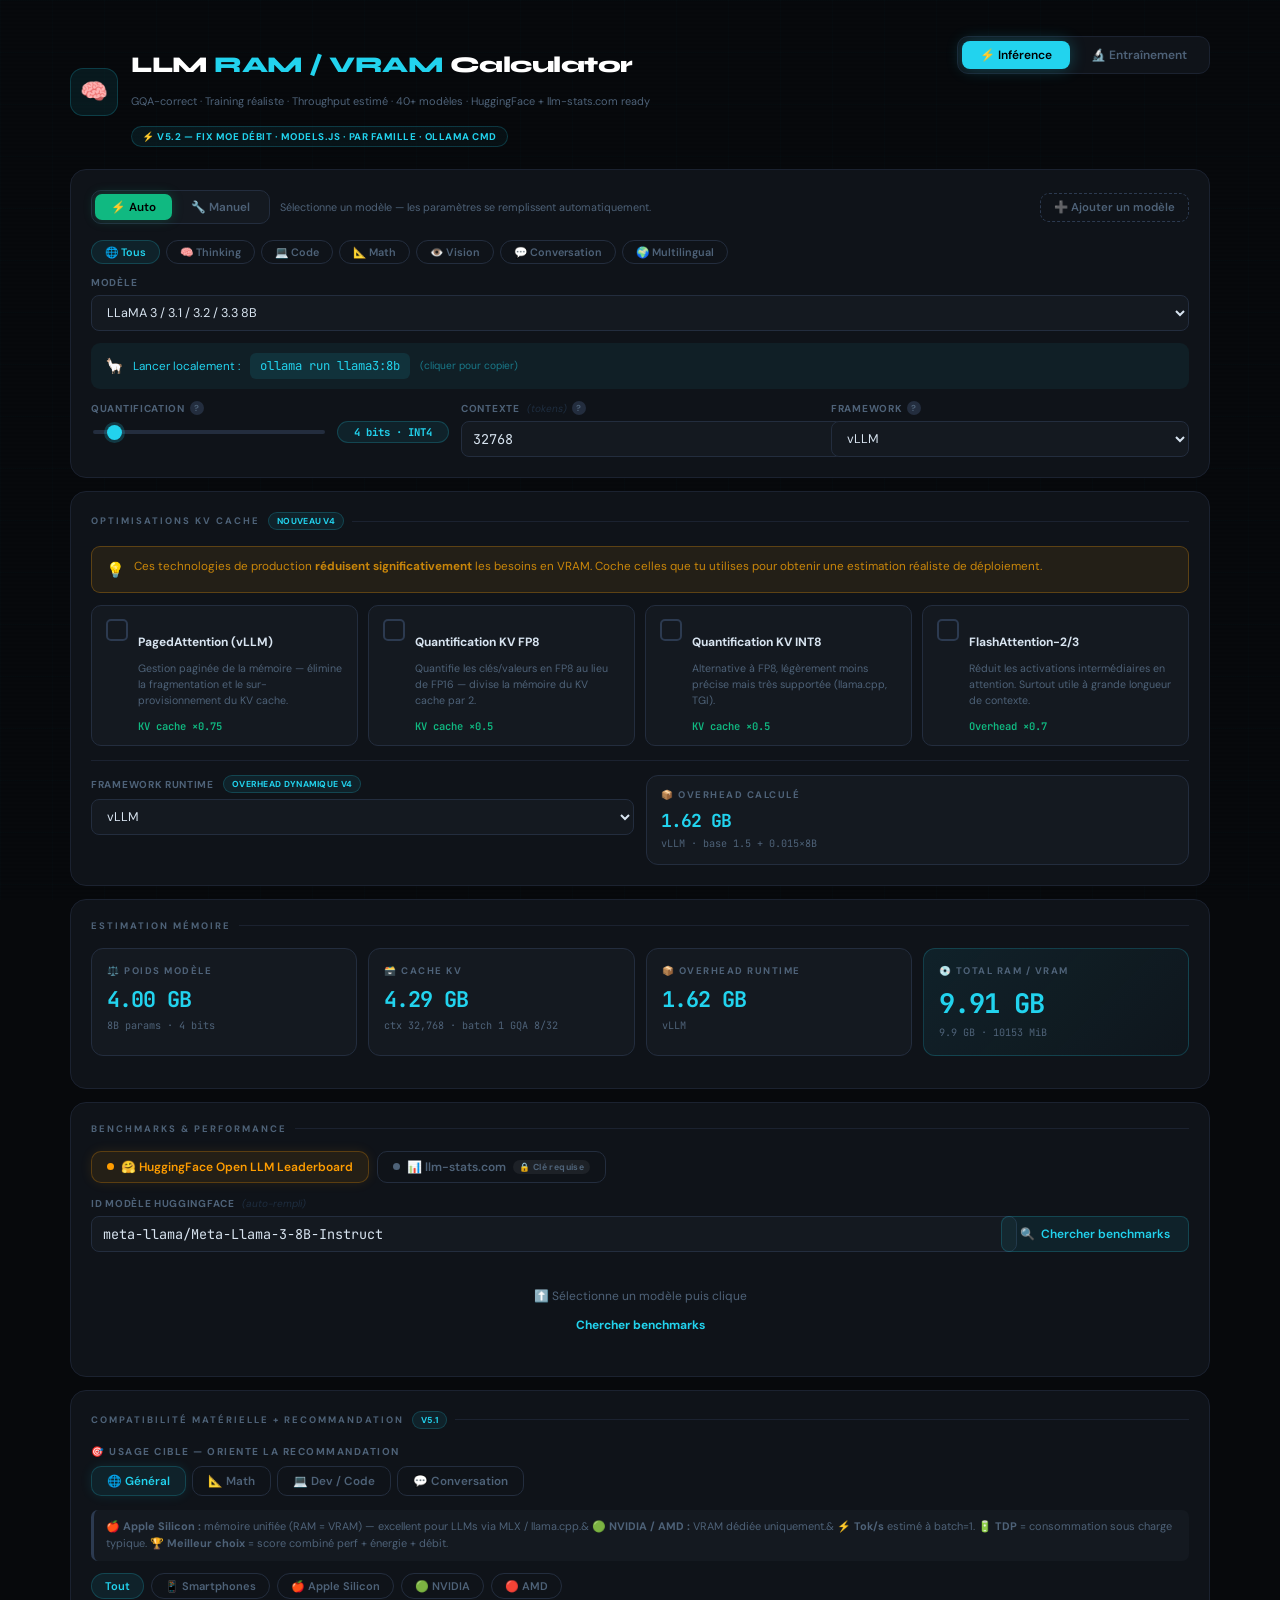
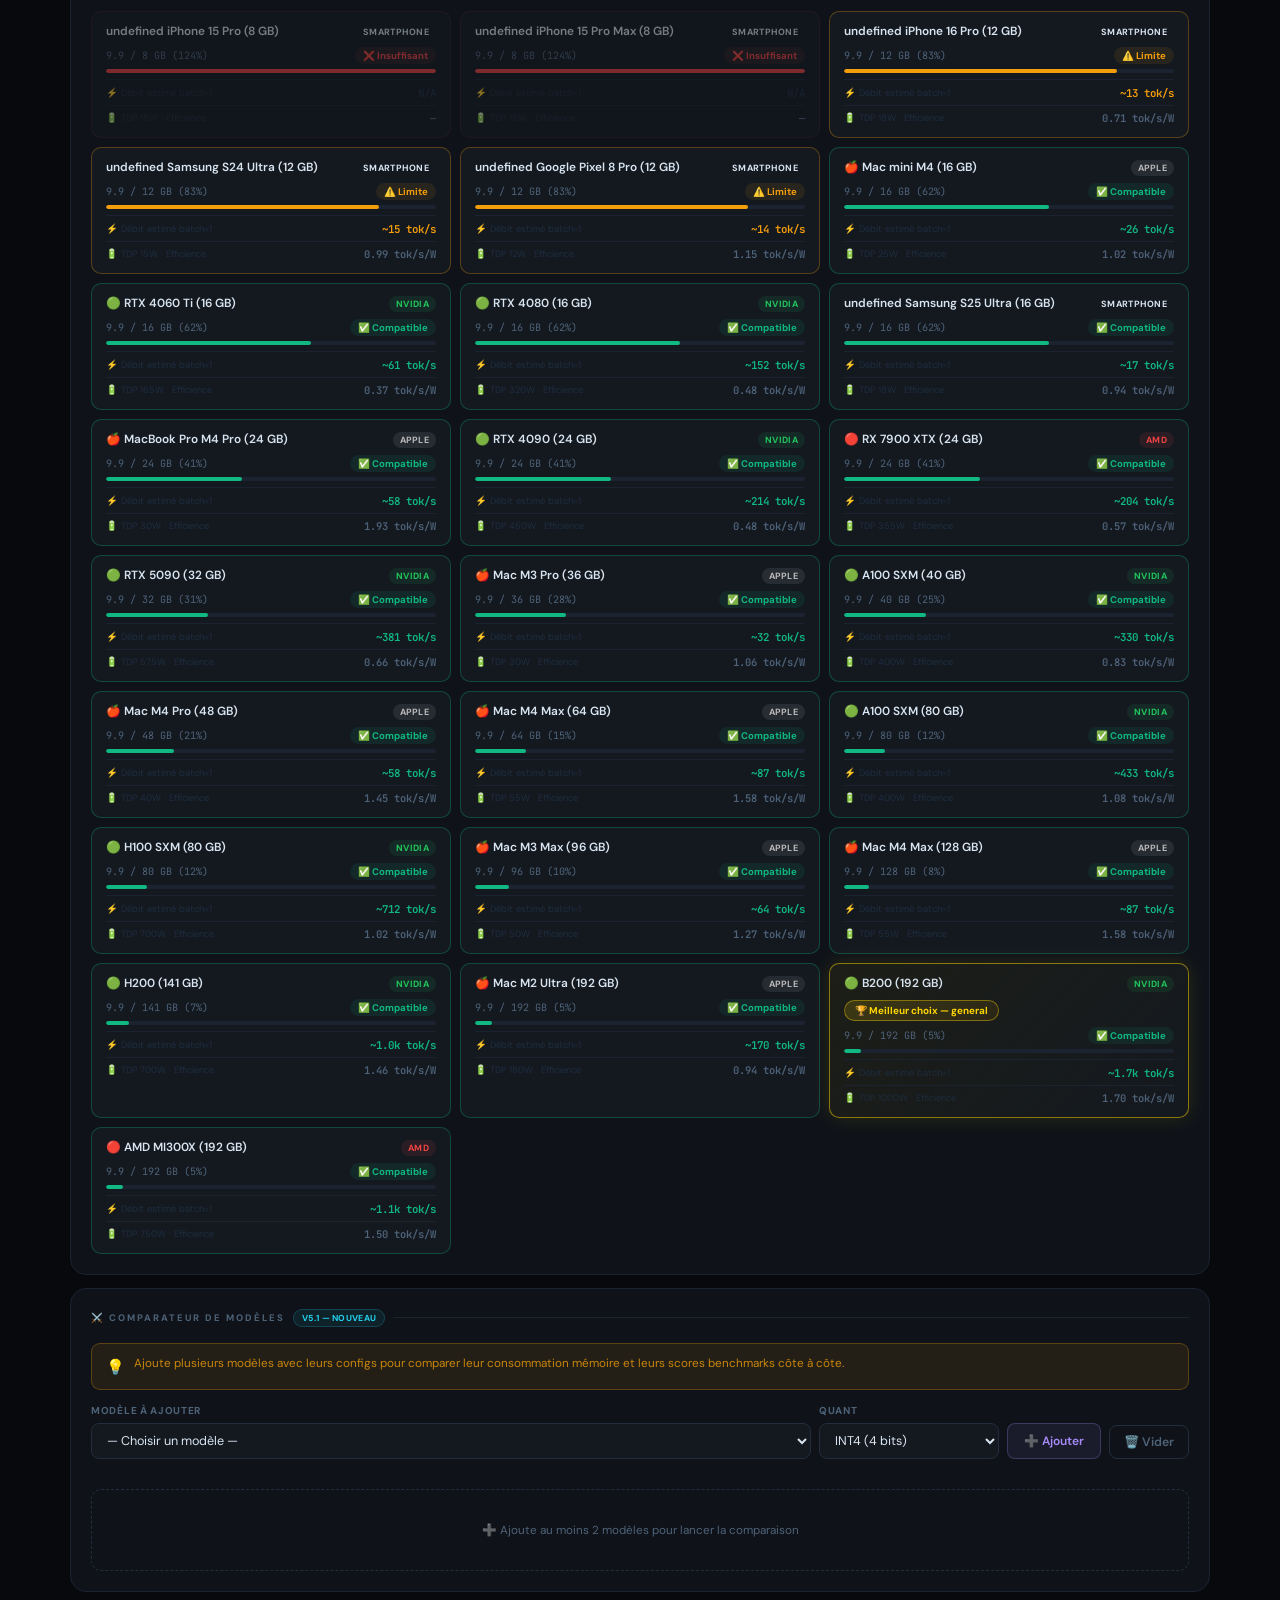
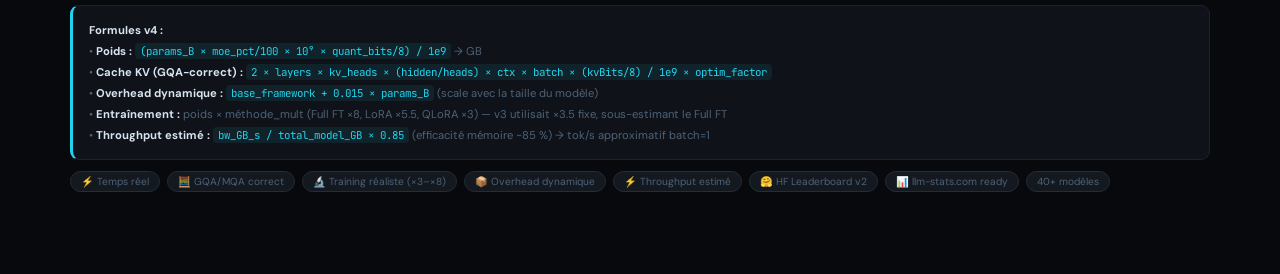
<file: index.html>
<!DOCTYPE html>
<html lang="fr">
<head>
<meta charset="UTF-8">
<meta name="viewport" content="width=device-width, initial-scale=1.0">
<title>LLM RAM/VRAM Calculator v5.2</title>
<link rel="preconnect" href="https://fonts.googleapis.com">
<link rel="stylesheet" href="https://fonts.googleapis.com/css2?family=JetBrains+Mono:wght@400;500;600;700&family=Syne:wght@400;500;600;700;800&family=DM+Sans:opsz,wght@9..40,400;9..40,500;9..40,600&display=swap">
<link rel="stylesheet" href="css/style.css">
</head>
<body>
<div class="wrap">

<!-- ════════════════ HEADER ════════════════ -->
<div class="hdr">
  <div class="hdr-brand">
    <div class="hdr-icon">🧠</div>
    <div class="hdr-t">
      <h1>LLM <em>RAM / VRAM</em> Calculator</h1>
      <p>GQA-correct · Training réaliste · Throughput estimé · 40+ modèles · HuggingFace + llm-stats.com ready</p>
      <div class="version-tag">⚡ v5.2 — Fix MoE débit · models.js · Par famille · Ollama cmd</div>
    </div>
  </div>
  <div class="mode-pill">
    <button class="mpb active" id="btnInfer" onclick="setMode('inference')">⚡ Inférence</button>
    <button class="mpb"        id="btnTrain" onclick="setMode('training')">🔬 Entraînement</button>
  </div>
</div>

<!-- ════════════════ MODEL CONFIG ════════════════ -->
<div class="card" style="animation-delay:.02s">

  <!-- Mode Auto / Manuel -->
  <div class="imode-bar">
    <div class="imode-pill">
      <button class="imb active auto" id="imbAuto" onclick="setInputMode('auto')">⚡ Auto</button>
      <button class="imb man"         id="imbMan"  onclick="setInputMode('manuel')">🔧 Manuel</button>
    </div>
    <span class="imode-desc" id="imode-desc">Sélectionne un modèle — les paramètres se remplissent automatiquement.</span>
    <button class="btn-addmodel" onclick="openAddModal()">➕ Ajouter un modèle</button>
  </div>

  <!-- Category filter -->
  <div class="cat-bar" id="catBar">
    <button class="cat-pill active" data-cat="all"          onclick="setCat(this,'all')">🌐 Tous</button>
    <button class="cat-pill"        data-cat="thinking"     onclick="setCat(this,'thinking')">🧠 Thinking</button>
    <button class="cat-pill"        data-cat="code"         onclick="setCat(this,'code')">💻 Code</button>
    <button class="cat-pill"        data-cat="math"         onclick="setCat(this,'math')">📐 Math</button>
    <button class="cat-pill"        data-cat="vision"       onclick="setCat(this,'vision')">👁️ Vision</button>
    <button class="cat-pill"        data-cat="conversation" onclick="setCat(this,'conversation')">💬 Conversation</button>
    <button class="cat-pill"        data-cat="multilingual" onclick="setCat(this,'multilingual')">🌍 Multilingual</button>
  </div>

  <!-- Model select row -->
  <div class="g3 mb12">
    <div class="fld full">
      <label>Modèle</label>
      <select id="modelPreset">
        <optgroup label="── 🔧 Personnalisé ──">
          <option value="custom">🔧 Saisie manuelle / Autre modèle</option>
        </optgroup>
        <!-- Options générées dynamiquement depuis models.js MODEL_FAMILIES au boot -->
        <optgroup label="💾 Mes modèles sauvegardés" id="customModelsGroup"></optgroup>
      </select>
    </div>
  </div>

  <!-- ALERT: cloud-only model -->
  <div class="alert red" id="cloudBanner" style="display:none">
    <span class="alert-icon">☁️</span>
    <span>Modèle <strong>cloud-only</strong> — aucun poids local disponible. Estimation mémoire = taille théorique si tu hébergeais ce modèle. Commande Ollama : <code id="cloudOllamaCmd" style="font-family:monospace;background:rgba(239,68,68,.1);padding:1px 5px;border-radius:4px"></code></span>
  </div>

  <!-- Ollama pull command banner -->
  <div class="alert" style="background:rgba(34,211,238,.06);border-color:var(--cyan-br);color:var(--cyan);display:none" id="ollamaBanner">
    <span class="alert-icon">🦙</span>
    <span style="display:flex;align-items:center;gap:10px;flex-wrap:wrap">
      Lancer localement :
      <code id="ollamaCmd" style="font-family:'JetBrains Mono',monospace;font-size:.82rem;background:rgba(34,211,238,.1);padding:3px 10px;border-radius:6px;cursor:pointer" onclick="navigator.clipboard?.writeText(this.textContent).then(()=>this.style.opacity='.5').catch(()=>{});" title="Cliquer pour copier"></code>
      <span style="font-size:.68rem;color:rgba(34,211,238,.5)">(cliquer pour copier)</span>
    </span>
  </div>

  <!-- ALERT: custom mode -->
  <div class="alert amber" id="customAlert" style="display:none">
    <span class="alert-icon">🔧</span>
    <span>Mode <strong>saisie manuelle</strong> — renseigne tous les paramètres ci-dessous. Retrouve les valeurs exactes dans le <code>config.json</code> du modèle sur HuggingFace.</span>
  </div>

  <!-- ── SECTION AUTO : Quant + Contexte uniquement ── -->
  <div id="secAuto">
    <div class="g3">
      <div class="tip-wrap">
        <div class="tip-bubble"><strong>Quantification</strong>Niveau de compression des poids du modèle. INT4 = 4× moins lourd que FP32, mais légèrement moins précis. En pratique, INT4/INT8 sont les meilleurs compromis pour l'inférence locale.</div>
        <label class="tip-label">Quantification <i class="tip-icon">?</i></label>
        <div class="range-row">
          <input type="range" id="quantBits" min="2" max="32" step="1" value="4">
          <span class="rbadge" id="qBadge">4 bits · INT4</span>
        </div>
      </div>
      <div class="tip-wrap">
        <div class="tip-bubble"><strong>Contexte (tokens)</strong>La "mémoire de travail" du modèle — combien de mots peut-il lire en une seule fois ? Plus c'est long, plus le KV Cache grossit et consomme de la VRAM.</div>
        <label class="tip-label">Contexte <span class="h">(tokens)</span> <i class="tip-icon">?</i></label>
        <input type="number" id="contextLen" value="4096" min="1" step="512">
      </div>
      <div class="tip-wrap">
        <div class="tip-bubble"><strong>Framework runtime</strong>Le logiciel qui fait tourner le modèle. Chaque framework ajoute un overhead système différent — llama.cpp est le plus léger, PyTorch le plus gourmand.</div>
        <label class="tip-label">Framework <i class="tip-icon">?</i></label>
        <select id="frameworkSelAuto">
          <option value="llamacpp">llama.cpp / MLX (Apple)</option>
          <option value="ollama">Ollama</option>
          <option value="vllm" selected>vLLM</option>
          <option value="tgi">HuggingFace TGI</option>
          <option value="pytorch">PyTorch / Transformers</option>
          <option value="exllamav2">ExLlamaV2</option>
        </select>
      </div>
    </div>
  </div>

  <!-- ── SECTION MANUEL : tous les paramètres ── -->
  <div id="secManuel" style="display:none">
    <div class="g3 mb12">
      <div class="tip-wrap">
        <div class="tip-bubble"><strong>Paramètres (milliards)</strong>Le nombre total de "réglages" appris par le modèle. Plus il y en a, plus il est capable — mais plus il prend de place en mémoire.</div>
        <label class="tip-label">Paramètres <span class="h">(B)</span> <i class="tip-icon">?</i></label>
        <input type="number" id="paramsB" value="8" min="0.1" step="0.1">
      </div>
      <div class="tip-wrap">
        <div class="tip-bubble"><strong>Hidden size</strong>La "largeur" des vecteurs internes du modèle. Multiplie directement la taille des poids et du KV cache. Valeur typique : 4096 pour un 7B, 8192 pour un 70B.</div>
        <label class="tip-label">Hidden size <i class="tip-icon">?</i></label>
        <input type="number" id="hiddenSize" value="4096" min="1" step="64">
      </div>
      <div class="tip-wrap">
        <div class="tip-bubble"><strong>Num layers — "Étapes de réflexion"</strong>Combien d'étapes de traitement fait le modèle avant de répondre ? Chaque couche raffine la compréhension. Plus il y en a, plus le modèle est "profond" et réfléchi.</div>
        <label class="tip-label">Num layers <i class="tip-icon">?</i></label>
        <input type="number" id="numLayers" value="32" min="1" step="1">
      </div>
      <div class="tip-wrap">
        <div class="tip-bubble"><strong>Num heads — "Lecteurs parallèles"</strong>Combien de "lecteurs" analysent le texte en même temps ? Chaque tête d'attention se concentre sur un aspect différent (syntaxe, sémantique, relations…). Plus il y en a, plus l'analyse est riche.</div>
        <label class="tip-label">Num heads <i class="tip-icon">?</i></label>
        <input type="number" id="numHeads" value="32" min="1" step="1">
      </div>
      <div class="tip-wrap">
        <div class="tip-bubble"><strong>KV heads — "Post-it de contexte"</strong>Combien de "post-it" le modèle utilise pour se souvenir de la conversation ? Avec GQA/MQA, plusieurs têtes partagent le même post-it → moins de VRAM. Si kv_heads &lt; num_heads, c'est un modèle GQA.</div>
        <label class="tip-label">KV heads <i class="tip-icon">?</i></label>
        <input type="number" id="kvHeads" value="8" min="1" step="1">
      </div>
      <div class="tip-wrap">
        <div class="tip-bubble"><strong>MoE actif (%)</strong>Pour les modèles Mixture-of-Experts : seule une fraction des experts est activée par token. Ex: Mixtral 8×7B active 2/8 experts = 25 %. Tous les poids sont chargés en RAM, mais seuls X % "pensent" vraiment.</div>
        <label class="tip-label">MoE actif <span class="h">(%)</span> <i class="tip-icon">?</i></label>
        <input type="number" id="moeActive" value="100" min="10" max="100" step="5">
      </div>
    </div>

    <div class="sep"></div>

    <div class="g3">
      <div class="tip-wrap">
        <div class="tip-bubble"><strong>Quantification</strong>Niveau de compression des poids. INT4 = 4× moins lourd que FP32 avec une légère perte de précision. Recommandé pour l'inférence locale.</div>
        <label class="tip-label">Quantification <i class="tip-icon">?</i></label>
        <div class="range-row">
          <input type="range" id="quantBitsM" min="2" max="32" step="1" value="4">
          <span class="rbadge" id="qBadgeM">4 bits · INT4</span>
        </div>
      </div>
      <div class="tip-wrap">
        <div class="tip-bubble"><strong>Contexte (tokens)</strong>La mémoire de travail du modèle — combien de tokens dans la fenêtre de contexte. Chaque token supplémentaire grossit le KV cache.</div>
        <label class="tip-label">Contexte <span class="h">(tokens)</span> <i class="tip-icon">?</i></label>
        <input type="number" id="contextLenM" value="4096" min="1" step="512">
      </div>
      <div class="tip-wrap">
        <div class="tip-bubble"><strong>Batch size — "Questions simultanées"</strong>Combien de requêtes différentes le modèle traite en même temps. Batch=1 = une seule conversation. Augmenter multiplie le KV cache proportionnellement (utile en serveur).</div>
        <label class="tip-label">Batch size <i class="tip-icon">?</i></label>
        <input type="number" id="batchSize" value="1" min="1" step="1">
      </div>
      <div class="tip-wrap">
        <div class="tip-bubble"><strong>Précision KV (bits) — "Détail de la mémoire"</strong>À quel niveau de détail le modèle stocke-t-il le contexte dans le KV cache ? FP16 (16 bits) = précision standard. FP8/INT8 = deux fois moins de VRAM, légèrement moins fidèle.</div>
        <label class="tip-label">Précision KV <span class="h">(bits)</span> <i class="tip-icon">?</i></label>
        <input type="number" id="kvBitsIn" value="16" min="4" max="32" step="2">
      </div>
      <div class="tip-wrap">
        <div class="tip-bubble"><strong>Framework runtime</strong>Le logiciel qui exécute le modèle. Chaque framework a un overhead système différent qui scale avec la taille du modèle.</div>
        <label class="tip-label">Framework <i class="tip-icon">?</i></label>
        <select id="frameworkSel">
          <option value="llamacpp">llama.cpp / MLX (Apple)</option>
          <option value="ollama">Ollama</option>
          <option value="vllm" selected>vLLM</option>
          <option value="tgi">HuggingFace TGI</option>
          <option value="pytorch">PyTorch / Transformers</option>
          <option value="exllamav2">ExLlamaV2</option>
        </select>
      </div>
    </div>
  </div>

</div><!-- /card config -->

<!-- ── ADD MODEL MODAL ── -->
<div class="modal-overlay" id="addModal">
  <div class="modal">
    <button class="modal-close" onclick="closeAddModal()">✕</button>
    <h3>➕ Ajouter un modèle personnalisé</h3>
    <p class="modal-sub">Saisi les paramètres du modèle — ils seront stockés localement dans ton navigateur (localStorage) et apparaîtront dans la liste "Mes modèles sauvegardés".</p>
    <div class="g3 mb12">
      <div class="tip-wrap full">
        <label class="tip-label">Nom affiché</label>
        <input type="text" id="am_name" placeholder="ex: Qwen3.6 35B FP8" style="font-family:'DM Sans',sans-serif">
      </div>
      <div class="tip-wrap full">
        <label class="tip-label">ID HuggingFace <span class="h">(optionnel)</span></label>
        <input type="text" id="am_hfid" placeholder="ex: Qwen/Qwen3.6-35B-A3B-FP8" style="font-family:'DM Sans',sans-serif">
      </div>
    </div>
    <div class="g3">
      <div class="fld"><label>Paramètres <span class="h">(B)</span></label><input type="number" id="am_params" value="7" min="0.1" step="0.1"></div>
      <div class="fld"><label>Hidden size</label><input type="number" id="am_hidden" value="4096" min="1" step="64"></div>
      <div class="fld"><label>Num layers</label><input type="number" id="am_layers" value="32" min="1" step="1"></div>
      <div class="fld"><label>Num heads</label><input type="number" id="am_heads" value="32" min="1" step="1"></div>
      <div class="fld"><label>KV heads</label><input type="number" id="am_kv" value="8" min="1" step="1"></div>
      <div class="fld"><label>MoE actif <span class="h">(%)</span></label><input type="number" id="am_moe" value="100" min="10" max="100" step="5"></div>
    </div>
    <div id="am_error" style="color:var(--red);font-size:.76rem;margin-top:8px;display:none"></div>
    <div class="modal-actions">
      <button class="btn-ghost" onclick="closeAddModal()">Annuler</button>
      <button class="btn-primary" onclick="saveCustomModel()">💾 Sauvegarder</button>
    </div>
    <div style="margin-top:18px">
      <div class="ct" style="font-size:.62rem">Modèles sauvegardés</div>
      <div class="custom-model-list" id="cmList"></div>
    </div>
  </div>
</div>

<!-- ════════════════ TRAINING CONFIG ════════════════ -->
<div class="card" id="trainCard" style="display:none;animation-delay:.06s">
  <div class="ct">
    Paramètres d'entraînement
    <span class="ct-badge">⚠️ Correctif v4</span>
  </div>

  <div class="alert amber" id="trainWarn">
    <span class="alert-icon">⚠️</span>
    <span>Le multiplicateur <strong>3.5× de la v3 était trop optimiste</strong>. En réalité : Full fine-tuning ≈ <strong>8×</strong>, LoRA ≈ <strong>4×</strong>, QLoRA ≈ <strong>2×</strong>. Un modèle qui "rentre" avec ×3.5 peut nécessiter le double en pratique.</span>
  </div>

  <div class="fld mb12">
    <label>Méthode d'entraînement</label>
    <div class="pills" id="trainMethodPills">
      <button class="pill red" data-mult="8" data-label="Full FT" onclick="setTrainMethod(this)">🔥 Full Fine-Tuning (×8)</button>
      <button class="pill amber active" data-mult="5.5" data-label="PEFT" onclick="setTrainMethod(this)">🎛️ PEFT / LoRA (×5.5)</button>
      <button class="pill cyan" data-mult="3" data-label="QLoRA" onclick="setTrainMethod(this)">💡 QLoRA (×3)</button>
      <button class="pill purple" data-mult="0" data-label="custom" onclick="setTrainMethod(this)">🔧 Personnalisé</button>
    </div>
  </div>

  <div id="customMultRow" style="display:none">
    <div class="fld">
      <label>Multiplicateur personnalisé <span class="h">(×N les poids)</span></label>
      <div class="range-row">
        <input type="range" id="customMult" min="1.5" max="12" step="0.5" value="5.5">
        <span class="rbadge" id="multBadge">×5.5</span>
      </div>
    </div>
  </div>
</div>

<!-- ════════════════ KV CACHE OPTIMISATIONS ════════════ -->
<div class="card" style="animation-delay:.09s">
  <div class="ct">
    Optimisations KV Cache
    <span class="ct-badge">Nouveau v4</span>
  </div>
  <div class="alert amber" style="margin-bottom:12px">
    <span class="alert-icon">💡</span>
    <span>Ces technologies de production <strong>réduisent significativement</strong> les besoins en VRAM. Coche celles que tu utilises pour obtenir une estimation réaliste de déploiement.</span>
  </div>
  <div class="optim-grid">
    <div class="optim-card" id="opt_paged" onclick="toggleOptim('paged')">
      <div class="og-check" id="chk_paged"></div>
      <div>
        <h4>PagedAttention (vLLM)</h4>
        <p>Gestion paginée de la mémoire — élimine la fragmentation et le sur-provisionnement du KV cache.</p>
        <div class="og-factor">KV cache ×0.75</div>
      </div>
    </div>
    <div class="optim-card" id="opt_fp8kv" onclick="toggleOptim('fp8kv')">
      <div class="og-check" id="chk_fp8kv"></div>
      <div>
        <h4>Quantification KV FP8</h4>
        <p>Quantifie les clés/valeurs en FP8 au lieu de FP16 — divise la mémoire du KV cache par 2.</p>
        <div class="og-factor">KV cache ×0.5</div>
      </div>
    </div>
    <div class="optim-card" id="opt_int8kv" onclick="toggleOptim('int8kv')">
      <div class="og-check" id="chk_int8kv"></div>
      <div>
        <h4>Quantification KV INT8</h4>
        <p>Alternative à FP8, légèrement moins précise mais très supportée (llama.cpp, TGI).</p>
        <div class="og-factor">KV cache ×0.5</div>
      </div>
    </div>
    <div class="optim-card" id="opt_flashattn" onclick="toggleOptim('flashattn')">
      <div class="og-check" id="chk_flashattn"></div>
      <div>
        <h4>FlashAttention-2/3</h4>
        <p>Réduit les activations intermédiaires en attention. Surtout utile à grande longueur de contexte.</p>
        <div class="og-factor">Overhead ×0.7</div>
      </div>
    </div>
  </div>

  <!-- Overhead dynamique -->
  <div class="sep"></div>
  <div class="g2">
    <div class="fld">
      <label>Framework runtime <span class="ct-badge" style="font-size:.58rem;margin-left:4px">overhead dynamique v4</span></label>
      <select id="frameworkSel">
        <option value="llamacpp">llama.cpp / MLX (Apple)</option>
        <option value="ollama">Ollama</option>
        <option value="vllm" selected>vLLM</option>
        <option value="tgi">HuggingFace TGI</option>
        <option value="pytorch">PyTorch / Transformers (HF)</option>
        <option value="exllamav2">ExLlamaV2</option>
      </select>
    </div>
    <div class="rc" style="background:var(--s2);padding:12px 14px;align-self:end">
      <div class="rc-lbl">📦 Overhead calculé</div>
      <div class="rc-val" id="dynOverhead" style="font-size:1.2rem">—</div>
      <div class="rc-sub" id="dynOverheadSub"></div>
    </div>
  </div>
</div>

<!-- ════════════════ RESULTS ════════════════ -->
<div class="card" style="animation-delay:.12s">
  <div class="ct">Estimation mémoire</div>
  <div class="res-grid" style="margin-bottom:12px">
    <div class="rc">
      <div class="rc-lbl">⚖️ Poids modèle</div>
      <div class="rc-val" id="rW">—</div>
      <div class="rc-sub" id="rWSub"></div>
    </div>
    <div class="rc">
      <div class="rc-lbl">🗃️ Cache KV</div>
      <div class="rc-val" id="rKV">—</div>
      <div class="rc-sub" id="rKVSub"></div>
    </div>
    <div class="rc">
      <div class="rc-lbl">📦 Overhead runtime</div>
      <div class="rc-val" id="rOH">—</div>
      <div class="rc-sub" id="rOHSub"></div>
    </div>
    <div class="rc tot">
      <div class="rc-lbl">💿 TOTAL RAM / VRAM</div>
      <div class="rc-val" id="rTot">—</div>
      <div class="rc-sub" id="rTotSub"></div>
    </div>
  </div>

  <!-- MoE / throughput warning -->
  <div class="alert amber" id="moeAlert" style="display:none">
    <span class="alert-icon">🔀</span>
    <span id="moeAlertTxt"></span>
  </div>
  <div class="alert red" id="thrAlert" style="display:none">
    <span class="alert-icon">⚡</span>
    <span id="thrAlertTxt"></span>
  </div>
</div>

<!-- ════════════════ BENCHMARKS ════════════════ -->
<div class="card" style="animation-delay:.15s">
  <div class="ct">Benchmarks & Performance</div>
  <div class="src-toggle">
    <button class="src-btn hf active" id="srcHF" onclick="setSource('hf')">
      <span class="dot"></span>🤗 HuggingFace Open LLM Leaderboard
    </button>
    <button class="src-btn lls" id="srcLLS" onclick="setSource('lls')">
      <span class="dot"></span>📊 llm-stats.com
      <span class="lock-tag" id="llsLockTag">🔒 Clé requise</span>
    </button>
  </div>
  <div class="key-panel" id="keyPanel">
    <p>Demande une clé API sur <a href="https://llm-stats.com/developer" target="_blank">llm-stats.com/developer</a> puis colle-la ici.</p>
    <div class="key-row">
      <input type="password" id="llsApiKey" placeholder="lls_xxxxxxxxxxxxxxxxxxxx">
      <button class="btn-save" onclick="saveLLSKey()">💾 Sauvegarder</button>
    </div>
    <span class="key-saved" id="keySaved">✅ Clé sauvegardée</span>
  </div>
  <div class="bm-search-row">
    <div class="fld">
      <label>ID modèle HuggingFace <span class="h">(auto-rempli)</span></label>
      <input type="text" id="hfModelId" placeholder="ex: meta-llama/Meta-Llama-3-8B-Instruct">
    </div>
    <button class="btn-fetch" id="fetchBtn" onclick="fetchBenchmarks()">
      <span id="fetchIcon">🔍</span> Chercher benchmarks
    </button>
  </div>
  <div class="bm-state" id="bmIdle">⬆️ Sélectionne un modèle puis clique <strong style="color:var(--cyan)">Chercher benchmarks</strong></div>
  <div class="bm-state" id="bmLoading" style="display:none"><div class="spinner"></div><span>Interrogation Open LLM Leaderboard…</span></div>
  <div class="bm-state" id="bmEmpty"   style="display:none">❌ Modèle introuvable dans le leaderboard.<br>Essaie un ID plus court ou le nom de base (sans -Instruct).</div>
  <div class="bm-state" id="bmError"   style="display:none"><span id="bmErrorMsg">⚠️ Erreur réseau.</span></div>
  <!-- Hub fallback state: model found on HF Hub but not yet in leaderboard -->
  <div style="display:none" id="bmHubFallback">
    <div class="alert amber" style="margin-bottom:12px">
      <span class="alert-icon">🔶</span>
      <span><strong>Modèle non encore évalué par l'Open LLM Leaderboard.</strong><br>
      Les modèles très récents (quantifiés, finetunes, nouveaux) ne sont pas forcément soumis.
      Infos HF Hub ci-dessous — <a id="bmSubmitLink" href="#" target="_blank" style="color:var(--amber)">Soumettre ce modèle au leaderboard →</a></span>
    </div>
    <div class="bm-model-id">🤗 <span id="bmHubLabel"></span></div>
    <div id="bmHubMeta" style="display:grid;grid-template-columns:repeat(auto-fill,minmax(150px,1fr));gap:9px;margin-bottom:10px"></div>
    <div class="src-credit">Source : <a href="https://huggingface.co" target="_blank">HuggingFace Hub API</a> · métadonnées du dépôt</div>
  </div>
  <div class="bm-found"  id="bmFound">
    <div class="bm-model-id">🤗 <span id="bmModelLabel"></span></div>
    <div class="bm-scores" id="bmScores"></div>
    <div class="eff-badge">
      <div>
        <div class="eff-lbl">⚡ <strong>Ratio Perf / Ressource</strong></div>
        <div class="eff-lbl" id="effDesc" style="margin-top:2px"></div>
      </div>
      <div>
        <div class="eff-val" id="effVal">—</div>
        <div class="eff-unit">pts MMLU-PRO / GB</div>
      </div>
    </div>
    <div class="src-credit">Source : <a href="https://huggingface.co/spaces/open-llm-leaderboard/open_llm_leaderboard" target="_blank">Open LLM Leaderboard v2</a> · HuggingFace Datasets API</div>
  </div>
</div>

<!-- ════════════════ HARDWARE ════════════════ -->
<div class="card" style="animation-delay:.18s">
  <div class="ct">Compatibilité matérielle + Recommandation <span class="ct-badge">v5.1</span></div>

  <!-- Usage selector -->
  <div style="margin-bottom:14px">
    <div style="font-size:.67rem;font-weight:700;text-transform:uppercase;letter-spacing:1.5px;color:var(--muted);margin-bottom:8px">🎯 Usage cible — oriente la recommandation</div>
    <div class="usage-bar">
      <button class="usage-btn active" data-usage="general"      onclick="setUsage(this)">🌐 Général</button>
      <button class="usage-btn"        data-usage="math"         onclick="setUsage(this)">📐 Math</button>
      <button class="usage-btn"        data-usage="code"         onclick="setUsage(this)">💻 Dev / Code</button>
      <button class="usage-btn"        data-usage="conversation" onclick="setUsage(this)">💬 Conversation</button>
    </div>
  </div>

  <div class="hw-note">
    🍎 <strong>Apple Silicon :</strong> mémoire unifiée (RAM = VRAM) — excellent pour LLMs via MLX / llama.cpp.&
    🟢 <strong>NVIDIA / AMD :</strong> VRAM dédiée uniquement.&
    ⚡ <strong>Tok/s</strong> estimé à batch=1. 🔋 <strong>TDP</strong> = consommation sous charge typique.
    🏆 <strong>Meilleur choix</strong> = score combiné perf + énergie + débit.
  </div>
  <div class="hw-filters">
    <button class="fbtn active" data-t="all"       onclick="setHWFilter(this,'all')">Tout</button>
    <button class="fbtn"        data-t="smartphone" onclick="setHWFilter(this,'smartphone')">📱 Smartphones</button>
    <button class="fbtn"        data-t="apple"     onclick="setHWFilter(this,'apple')">🍎 Apple Silicon</button>
    <button class="fbtn"        data-t="nvidia"    onclick="setHWFilter(this,'nvidia')">🟢 NVIDIA</button>
    <button class="fbtn"        data-t="amd"       onclick="setHWFilter(this,'amd')">🔴 AMD</button>
  </div>
  <div class="hw-grid" id="hwGrid"></div>
</div>

<!-- ════════════════ COMPETITION ════════════════ -->
<div class="card" style="animation-delay:.21s">
  <div class="ct">⚔️ Comparateur de modèles <span class="ct-badge">v5.1 — Nouveau</span></div>
  <div class="alert amber" style="margin-bottom:14px">
    <span class="alert-icon">💡</span>
    <span>Ajoute plusieurs modèles avec leurs configs pour comparer leur consommation mémoire et leurs scores benchmarks côte à côte.</span>
  </div>
  <!-- Add row -->
  <div class="comp-add-row">
    <div class="fld">
      <label style="font-size:.67rem;font-weight:700;text-transform:uppercase;letter-spacing:.7px;color:var(--muted)">Modèle à ajouter</label>
      <select id="compModelSel">
        <option value="">— Choisir un modèle —</option>
      </select>
    </div>
    <div class="fld" style="max-width:130px">
      <label style="font-size:.67rem;font-weight:700;text-transform:uppercase;letter-spacing:.7px;color:var(--muted)">Quant</label>
      <select id="compQuantSel">
        <option value="4">INT4 (4 bits)</option>
        <option value="8">INT8 (8 bits)</option>
        <option value="16">FP16 (16 bits)</option>
        <option value="32">FP32 (32 bits)</option>
      </select>
    </div>
    <button class="btn-comp-add" onclick="addToComp()">➕ Ajouter</button>
    <button class="btn-ghost" style="padding:8px 14px;white-space:nowrap" onclick="clearComp()">🗑️ Vider</button>
  </div>

  <!-- Chips -->
  <div class="comp-chip-list" id="compChips">
  </div>

  <!-- Chart or empty -->
  <div class="comp-empty" id="compEmpty">➕ Ajoute au moins 2 modèles pour lancer la comparaison</div>
  <div id="compChart" style="display:none">
    <svg id="compSvg" class="comp-chart" height="240"></svg>
    <div class="comp-legend" id="compLegend"></div>
  </div>
</div>

<!-- ════════════════ FORMULAS ════════════════ -->
<div class="fnote">
  <strong>Formules v4 :</strong><br>
  • <strong>Poids :</strong> <code>(params_B × moe_pct/100 × 10⁹ × quant_bits/8) / 1e9</code> → GB<br>
  • <strong>Cache KV (GQA-correct) :</strong> <code>2 × layers × kv_heads × (hidden/heads) × ctx × batch × (kvBits/8) / 1e9 × optim_factor</code><br>
  • <strong>Overhead dynamique :</strong> <code>base_framework + 0.015 × params_B</code> (scale avec la taille du modèle)<br>
  • <strong>Entraînement :</strong> poids × méthode_mult (Full FT ×8, LoRA ×5.5, QLoRA ×3) — v3 utilisait ×3.5 fixe, sous-estimant le Full FT<br>
  • <strong>Throughput estimé :</strong> <code>bw_GB_s / total_model_GB × 0.85</code> (efficacité mémoire ~85 %) → tok/s approximatif batch=1
</div>
<div class="tags">
  <span class="tag">⚡ Temps réel</span>
  <span class="tag">🧮 GQA/MQA correct</span>
  <span class="tag">🔬 Training réaliste (×3–×8)</span>
  <span class="tag">📦 Overhead dynamique</span>
  <span class="tag">⚡ Throughput estimé</span>
  <span class="tag">🤗 HF Leaderboard v2</span>
  <span class="tag">📊 llm-stats.com ready</span>
  <span class="tag">40+ modèles</span>
</div>

</div><!-- /wrap -->
<script src="models.js"></script>
<script src="js/app.js"></script>
</body>
</html>
</file>
<file: css/style.css>
:root {
  --bg:#07090c; --s1:#0f1319; --s2:#141920; --b1:#1b2230; --b2:#232d3e; --b3:#2c3a50;
  --txt:#d8e4f0; --muted:#4e6278; --dim:#1e2d3f;
  --cyan:#22d3ee;    --cyan-bg:rgba(34,211,238,.08);  --cyan-br:rgba(34,211,238,.2);
  --green:#10b981;   --green-bg:rgba(16,185,129,.09); --green-br:rgba(16,185,129,.28);
  --amber:#f59e0b;   --amber-bg:rgba(245,158,11,.09); --amber-br:rgba(245,158,11,.28);
  --red:#ef4444;     --red-bg:rgba(239,68,68,.09);    --red-br:rgba(239,68,68,.22);
  --purple:#a78bfa;  --purple-bg:rgba(167,139,250,.08); --purple-br:rgba(167,139,250,.25);
  --hf:#ff9d00;      --hf-bg:rgba(255,157,0,.09);     --hf-br:rgba(255,157,0,.25);
  --lls:#a78bfa;     --lls-bg:rgba(167,139,250,.09);  --lls-br:rgba(167,139,250,.25);
}
,*::before,*::after{box-sizing:border-box;margin:0;padding:0}
html{font-size:15px;scroll-behavior:smooth}
body{
  background:var(--bg); color:var(--txt);
  font-family:'DM Sans',sans-serif;
  min-height:100vh; padding:28px 16px 64px; overflow-x:hidden;
}
body::before{
  content:''; position:fixed; inset:0; z-index:0; pointer-events:none;
  background-image:
    linear-gradient(rgba(34,211,238,.016) 1px,transparent 1px),
    linear-gradient(90deg,rgba(34,211,238,.016) 1px,transparent 1px);
  background-size:52px 52px;
  animation:gridShift 50s linear infinite;
}
@keyframes gridShift{to{background-position:52px 52px}}
body::after{
  content:''; position:fixed; inset:0; z-index:0; pointer-events:none;
  background:repeating-linear-gradient(0deg,transparent,transparent 2px,rgba(0,0,0,.045) 2px,rgba(0,0,0,.045) 4px);
}
.wrap{max-width:1140px;margin:0 auto;position:relative;z-index:1}

/* ─── HEADER ──────────────────────────────────── */
.hdr{display:flex;justify-content:space-between;align-items:flex-start;flex-wrap:wrap;gap:14px;margin-bottom:22px;animation:fadeUp .45s ease both}
.hdr-brand{display:flex;align-items:center;gap:13px}
.hdr-icon{
  width:46px;height:46px;border-radius:13px;
  background:var(--cyan-bg);border:1px solid var(--cyan-br);
  display:grid;place-items:center;font-size:1.5rem;flex-shrink:0;
}
.hdr-t h1{font-family:'Syne',sans-serif;font-size:1.5rem;font-weight:800;letter-spacing:-.5px;color:#fff;line-height:1.2}
.hdr-t h1 em{color:var(--cyan);font-style:normal}
.hdr-t p{color:var(--muted);font-size:.73rem;margin-top:4px;line-height:1.5}
.version-tag{
  display:inline-flex;align-items:center;gap:5px;
  background:linear-gradient(135deg,var(--cyan-bg),rgba(34,211,238,.04));
  border:1px solid var(--cyan-br); border-radius:20px;
  padding:3px 10px; font-size:.65rem; font-weight:700;
  color:var(--cyan); letter-spacing:.5px; text-transform:uppercase;
  margin-top:6px; width:fit-content;
}
.mode-pill{
  display:flex; background:var(--s1);
  border:1px solid var(--b1); border-radius:11px; padding:4px; gap:3px;
  flex-shrink:0;
}
.mpb{
  padding:6px 18px; border-radius:8px; border:none;
  cursor:pointer; font-size:.8rem; font-family:'DM Sans',sans-serif;
  font-weight:600; transition:all .2s; background:transparent; color:var(--muted);
}
.mpb.active{background:var(--cyan);color:#000;box-shadow:0 0 16px rgba(34,211,238,.28)}

/* ─── CARDS ────────────────────────────────────── */
.card{
  background:var(--s1); border:1px solid var(--b1);
  border-radius:16px; padding:20px; margin-bottom:13px;
  animation:fadeUp .5s ease both;
}
@keyframes fadeUp{from{opacity:0;transform:translateY(14px)}to{opacity:1;transform:translateY(0)}}

.ct{
  font-size:.63rem; font-weight:700; text-transform:uppercase;
  letter-spacing:2px; color:var(--muted); margin-bottom:16px;
  display:flex; align-items:center; gap:8px;
}
.ct::after{content:'';flex:1;height:1px;background:var(--b1)}
.ct-badge{
  font-size:.58rem; padding:2px 8px; border-radius:10px;
  background:var(--cyan-bg); color:var(--cyan); border:1px solid var(--cyan-br);
  font-weight:700; letter-spacing:.3px;
}

/* ─── GRIDS / FIELDS ────────────────────────────── */
.g3{display:grid;grid-template-columns:repeat(auto-fit,minmax(195px,1fr));gap:12px}
.g2{display:grid;grid-template-columns:repeat(auto-fit,minmax(240px,1fr));gap:12px}
.full{grid-column:1/-1}
.mb12{margin-bottom:12px}
.sep{height:1px;background:var(--b1);margin:14px 0}

.fld{display:flex;flex-direction:column;gap:6px}
.fld label{
  font-size:.67rem;font-weight:700;text-transform:uppercase;
  letter-spacing:.7px;color:var(--muted);
  display:flex;align-items:center;gap:5px;
}
.fld label .h{font-weight:400;text-transform:none;letter-spacing:0;color:var(--dim);font-style:italic;margin-left:2px}
input[type=number],select,input[type=text],input[type=password]{
  background:var(--s2);border:1px solid var(--b2);color:var(--txt);
  padding:8px 11px;border-radius:8px;
  font-size:.9rem;font-family:'JetBrains Mono',monospace;
  transition:border-color .15s,box-shadow .15s;width:100%;
}
select{font-family:'DM Sans',sans-serif;font-size:.84rem;cursor:pointer}
input:focus,select:focus{
  outline:none;border-color:var(--cyan);
  box-shadow:0 0 0 3px rgba(34,211,238,.12);
}
.range-row{display:flex;align-items:center;gap:10px}
input[type=range]{
  flex:1;-webkit-appearance:none;background:var(--b2);
  height:4px;border-radius:4px;border:none;padding:0;cursor:pointer;
}
input[type=range]::-webkit-slider-thumb{
  -webkit-appearance:none;width:15px;height:15px;border-radius:50%;
  background:var(--cyan);cursor:pointer;
  box-shadow:0 0 0 3px rgba(34,211,238,.2);
}
.rbadge{
  background:var(--cyan-bg);color:var(--cyan);border:1px solid var(--cyan-br);
  padding:3px 10px;border-radius:20px;font-size:.71rem;
  font-weight:700;font-family:'JetBrains Mono',monospace;
  white-space:nowrap;min-width:90px;text-align:center;
}

/* ─── INLINE PILLS ──────────────────────────────── */
.pills{display:flex;flex-wrap:wrap;gap:6px;margin-top:2px}
.pill{
  padding:5px 12px;border-radius:8px;border:1px solid var(--b2);
  background:transparent;color:var(--muted);cursor:pointer;
  font-size:.76rem;font-family:'DM Sans',sans-serif;font-weight:600;
  transition:all .15s;white-space:nowrap;
}
.pill.active.cyan   {border-color:var(--cyan-br);   color:var(--cyan);   background:var(--cyan-bg)}
.pill.active.amber  {border-color:var(--amber-br);  color:var(--amber);  background:var(--amber-bg)}
.pill.active.red    {border-color:var(--red-br);    color:var(--red);    background:var(--red-bg)}
.pill.active.purple {border-color:var(--purple-br); color:var(--purple); background:var(--purple-bg)}
.pill.active.green  {border-color:var(--green-br);  color:var(--green);  background:var(--green-bg)}

/* ─── ALERT BANNER ──────────────────────────────── */
.alert{
  border-radius:9px;padding:10px 14px;font-size:.78rem;line-height:1.6;
  display:flex;align-items:flex-start;gap:9px;margin-bottom:12px;
}
.alert.amber{background:var(--amber-bg);border:1px solid var(--amber-br);color:#c9860a}
.alert.purple{background:var(--purple-bg);border:1px solid var(--purple-br);color:var(--purple)}
.alert.red{background:var(--red-bg);border:1px solid var(--red-br);color:var(--red)}
.alert strong{color:inherit}
.alert-icon{font-size:1rem;flex-shrink:0;margin-top:1px}

/* ─── RESULTS ────────────────────────────────────── */
.res-grid{display:grid;grid-template-columns:repeat(auto-fit,minmax(195px,1fr));gap:11px}
.rc{
  background:var(--s2);border:1px solid var(--b2);
  border-radius:12px;padding:15px;transition:border-color .2s;
}
.rc.tot{
  border-color:var(--cyan-br);
  background:linear-gradient(135deg,var(--cyan-bg),rgba(34,211,238,.02));
}
.rc-lbl{font-size:.64rem;font-weight:700;text-transform:uppercase;letter-spacing:1.5px;color:var(--muted);margin-bottom:8px}
.rc-val{font-family:'JetBrains Mono',monospace;font-size:1.45rem;font-weight:700;color:var(--cyan);letter-spacing:-1px}
.rc.tot .rc-val{font-size:1.8rem}
.rc-sub{font-size:.68rem;color:var(--muted);margin-top:4px;font-family:'JetBrains Mono',monospace;line-height:1.5}

/* ─── OPTIM TOGGLES ─────────────────────────────── */
.optim-grid{display:grid;grid-template-columns:repeat(auto-fit,minmax(220px,1fr));gap:10px}
.optim-card{
  background:var(--s2);border:1px solid var(--b2);border-radius:10px;
  padding:12px 14px;cursor:pointer;transition:all .15s;user-select:none;
  display:flex;align-items:flex-start;gap:10px;
}
.optim-card.active{border-color:var(--green-br);background:var(--green-bg)}
.optim-card .og-check{
  width:18px;height:18px;border-radius:5px;
  border:2px solid var(--b3);display:grid;place-items:center;
  font-size:.75rem;flex-shrink:0;margin-top:1px;transition:all .15s;
}
.optim-card.active .og-check{background:var(--green);border-color:var(--green);color:#000}
.optim-card h4{font-size:.8rem;font-weight:700;color:var(--txt);margin-bottom:3px}
.optim-card p{font-size:.71rem;color:var(--muted);line-height:1.5}
.optim-card .og-factor{
  font-family:'JetBrains Mono',monospace;font-size:.7rem;
  color:var(--green);margin-top:4px;font-weight:600;
}

/* ─── BENCHMARK ─────────────────────────────────── */
.src-toggle{display:flex;gap:8px;margin-bottom:14px;flex-wrap:wrap}
.src-btn{
  display:flex;align-items:center;gap:7px;
  padding:7px 15px;border-radius:10px;border:1px solid var(--b2);
  background:transparent;cursor:pointer;font-family:'DM Sans',sans-serif;
  font-size:.8rem;font-weight:600;color:var(--muted);transition:all .2s;
}
.src-btn.hf.active {border-color:var(--hf-br);color:var(--hf);background:var(--hf-bg);box-shadow:0 0 12px rgba(255,157,0,.1)}
.src-btn.lls.active{border-color:var(--lls-br);color:var(--lls);background:var(--lls-bg);box-shadow:0 0 12px rgba(167,139,250,.1)}
.src-btn .dot{width:7px;height:7px;border-radius:50%;background:currentColor;flex-shrink:0}
.lock-tag{
  font-size:.58rem;font-weight:700;letter-spacing:.4px;
  background:rgba(255,255,255,.06);padding:1px 6px;border-radius:10px;color:var(--muted);
}
.src-btn.lls.active .lock-tag{background:var(--lls-bg);color:var(--lls)}
.key-panel{
  display:none;background:var(--s2);border:1px solid var(--lls-br);
  border-radius:10px;padding:14px;margin-bottom:14px;gap:10px;flex-direction:column;
}
.key-panel.show{display:flex}
.key-panel p{font-size:.77rem;color:var(--muted);line-height:1.6}
.key-panel p a{color:var(--lls);text-decoration:none}
.key-panel p a:hover{text-decoration:underline}
.key-row{display:flex;gap:8px;align-items:center}
.key-row input{flex:1}
.btn-save{
  padding:8px 18px;border-radius:8px;border:none;
  background:var(--lls-bg);border:1px solid var(--lls-br);
  color:var(--lls);cursor:pointer;font-family:'DM Sans',sans-serif;
  font-weight:600;font-size:.8rem;transition:all .2s;white-space:nowrap;
}
.btn-save:hover{background:rgba(167,139,250,.2)}
.key-saved{font-size:.72rem;color:var(--green);display:none}
.key-saved.show{display:block}

.bm-search-row{display:flex;gap:8px;align-items:flex-end;margin-bottom:14px;flex-wrap:wrap}
.bm-search-row .fld{flex:1;min-width:200px}
.btn-fetch{
  padding:9px 18px;border-radius:8px;border:none;
  background:var(--cyan-bg);border:1px solid var(--cyan-br);
  color:var(--cyan);cursor:pointer;font-family:'DM Sans',sans-serif;
  font-weight:600;font-size:.8rem;transition:all .2s;white-space:nowrap;
  display:flex;align-items:center;gap:6px;
}
.btn-fetch:hover{background:rgba(34,211,238,.16)}
.btn-fetch:disabled{opacity:.4;cursor:not-allowed}
.bm-state{
  display:flex;align-items:center;justify-content:center;
  min-height:90px;font-size:.8rem;color:var(--muted);gap:10px;flex-direction:column;
  text-align:center;line-height:1.6;
}
.spinner{
  width:20px;height:20px;border:2px solid var(--b2);
  border-top-color:var(--cyan);border-radius:50%;
  animation:spin .7s linear infinite;
}
@keyframes spin{to{transform:rotate(360deg)}}
.bm-found{display:none}
.bm-found.show{display:block}
.bm-model-id{
  font-family:'JetBrains Mono',monospace;font-size:.76rem;
  color:var(--muted);background:var(--s2);padding:6px 12px;
  border-radius:7px;border:1px solid var(--b2);margin-bottom:12px;
  overflow:hidden;text-overflow:ellipsis;white-space:nowrap;
}
.bm-model-id span{color:var(--txt)}
.bm-scores{display:grid;grid-template-columns:repeat(auto-fill,minmax(130px,1fr));gap:9px;margin-bottom:12px}
.sc{
  background:var(--s2);border:1px solid var(--b2);border-radius:10px;
  padding:12px;text-align:center;transition:border-color .2s;
}
.sc.avg{border-color:var(--cyan-br);background:var(--cyan-bg)}
.sc-name{font-size:.61rem;font-weight:700;text-transform:uppercase;letter-spacing:.8px;color:var(--muted);margin-bottom:6px;line-height:1.3}
.sc-val{font-family:'JetBrains Mono',monospace;font-size:1.3rem;font-weight:700;color:var(--txt)}
.sc.avg .sc-val{color:var(--cyan)}
.sc-bar{height:3px;background:var(--b1);border-radius:3px;margin-top:7px;overflow:hidden}
.sc-fill{height:100%;border-radius:3px;background:var(--muted);transition:width .4s ease}
.sc.avg .sc-fill{background:var(--cyan)}
.eff-badge{
  background:linear-gradient(135deg,var(--green-bg),rgba(16,185,129,.02));
  border:1px solid var(--green-br);border-radius:10px;
  padding:12px 16px;display:flex;justify-content:space-between;
  align-items:center;flex-wrap:wrap;gap:8px;
}
.eff-lbl{font-size:.7rem;color:var(--muted)}
.eff-lbl strong{color:var(--green);font-size:.82rem}
.eff-val{font-family:'JetBrains Mono',monospace;font-size:1.3rem;font-weight:700;color:var(--green)}
.eff-unit{font-size:.7rem;color:var(--muted);font-family:'DM Sans',sans-serif}
.src-credit{font-size:.68rem;color:var(--dim);text-align:right;margin-top:8px}
.src-credit a{color:var(--muted);text-decoration:none}
.src-credit a:hover{color:var(--txt)}

/* ─── HARDWARE ───────────────────────────────────── */
.hw-filters{display:flex;gap:7px;flex-wrap:wrap;margin-bottom:12px}
.fbtn{
  padding:5px 13px;border-radius:20px;border:1px solid var(--b2);
  background:transparent;color:var(--muted);cursor:pointer;
  font-size:.74rem;font-family:'DM Sans',sans-serif;font-weight:600;transition:all .15s;
}
.fbtn.active                {border-color:var(--cyan-br);  color:var(--cyan);  background:var(--cyan-bg)}
.fbtn[data-t=apple].active  {border-color:#bbb;            color:#ddd;         background:rgba(200,200,200,.07)}
.fbtn[data-t=nvidia].active {border-color:#22c55e;         color:#22c55e;      background:rgba(34,197,94,.09)}
.fbtn[data-t=amd].active    {border-color:#ef4444;         color:#ef4444;      background:rgba(239,68,68,.09)}
.hw-note{
  font-size:.73rem;color:var(--muted);margin-bottom:12px;
  padding:8px 12px;background:var(--s2);border-radius:7px;
  border-left:3px solid var(--b3);line-height:1.6;
}
.hw-grid{display:grid;grid-template-columns:repeat(auto-fill,minmax(270px,1fr));gap:9px}
.hwc{
  background:var(--s2);border:1px solid var(--b2);
  border-radius:10px;padding:12px 14px;transition:all .15s;
}
.hwc:hover{transform:translateY(-1px)}
.hwc.fits {border-color:rgba(16,185,129,.3)}
.hwc.tight{border-color:rgba(245,158,11,.3)}
.hwc.over {border-color:rgba(239,68,68,.14);opacity:.5}
.hwc-top{display:flex;justify-content:space-between;align-items:flex-start;margin-bottom:7px}
.hw-name{font-size:.79rem;font-weight:600;color:var(--txt);line-height:1.3}
.hw-badge{font-size:.6rem;font-weight:700;text-transform:uppercase;letter-spacing:.3px;padding:2px 7px;border-radius:10px}
.hw-badge.apple {background:rgba(200,200,200,.1); color:#bbb}
.hw-badge.nvidia{background:rgba(34,197,94,.1);   color:#22c55e}
.hw-badge.amd   {background:rgba(239,68,68,.1);   color:#ef4444}
.hwc-mid{display:flex;justify-content:space-between;align-items:center;margin-bottom:5px}
.hw-cap{font-family:'JetBrains Mono',monospace;font-size:.68rem;color:var(--muted)}
.hw-st{font-size:.64rem;font-weight:700;padding:2px 8px;border-radius:10px}
.hw-st.fits {background:var(--green-bg);color:var(--green)}
.hw-st.tight{background:var(--amber-bg);color:var(--amber)}
.hw-st.over {background:var(--red-bg);  color:var(--red)}
.bar-bg{background:var(--b1);border-radius:4px;height:4px;overflow:hidden;margin-bottom:6px}
.bar-fill{height:100%;border-radius:4px;transition:width .35s}
.bar-fill.fits {background:var(--green)}
.bar-fill.tight{background:var(--amber)}
.bar-fill.over {background:var(--red);width:100%!important}
/* throughput */
.hw-thr{
  display:flex;justify-content:space-between;align-items:center;
  border-top:1px solid var(--b1);margin-top:6px;padding-top:6px;
}
.hw-thr-lbl{font-size:.63rem;color:var(--dim)}
.hw-thr-val{font-family:'JetBrains Mono',monospace;font-size:.72rem;font-weight:600}
.hw-thr-val.fast  {color:var(--green)}
.hw-thr-val.medium{color:var(--amber)}
.hw-thr-val.slow  {color:var(--red)}

/* ─── FORMULA ────────────────────────────────────── */
.fnote{
  background:var(--s1);border:1px solid var(--b1);border-left:3px solid var(--cyan);
  border-radius:9px;padding:14px 16px;font-size:.75rem;
  color:var(--muted);line-height:1.85;margin-bottom:11px;
}
.fnote code{
  font-family:'JetBrains Mono',monospace;color:var(--cyan);
  font-size:.72rem;background:var(--cyan-bg);padding:1px 5px;border-radius:4px;
}
.fnote strong{color:var(--txt)}
.tags{display:flex;gap:7px;flex-wrap:wrap;padding-bottom:10px}
.tag{
  background:var(--s2);border:1px solid var(--b2);color:var(--muted);
  padding:3px 10px;border-radius:20px;font-size:.68rem;
}

/* ─── CATEGORY FILTER PILLS ──────────────────────── */
.cat-bar{display:flex;gap:6px;flex-wrap:wrap;margin-bottom:12px}
.cat-pill{
  padding:4px 13px;border-radius:20px;border:1px solid var(--b2);
  background:transparent;color:var(--muted);cursor:pointer;
  font-size:.72rem;font-family:'DM Sans',sans-serif;font-weight:600;
  transition:all .15s;display:flex;align-items:center;gap:5px;
}
.cat-pill.active{border-color:var(--cyan-br);color:var(--cyan);background:var(--cyan-bg)}

/* ─── USAGE SELECTOR ─────────────────────────────── */
.usage-bar{display:flex;gap:6px;flex-wrap:wrap;margin-bottom:14px}
.usage-btn{
  padding:6px 15px;border-radius:10px;border:1px solid var(--b2);
  background:transparent;color:var(--muted);cursor:pointer;
  font-size:.78rem;font-family:'DM Sans',sans-serif;font-weight:600;
  transition:all .18s;display:flex;align-items:center;gap:6px;
}
.usage-btn.active{border-color:var(--cyan-br);color:var(--cyan);background:var(--cyan-bg);box-shadow:0 0 12px rgba(34,211,238,.1)}

/* ─── RECOMMENDATION BADGE ───────────────────────── */
.rec-badge{
  display:inline-flex;align-items:center;gap:6px;
  padding:3px 10px;border-radius:20px;
  background:linear-gradient(135deg,rgba(255,215,0,.15),rgba(255,165,0,.08));
  border:1px solid rgba(255,215,0,.4);
  font-size:.66rem;font-weight:700;color:#ffd700;
  animation:glowPulse 2s ease-in-out infinite;
}
@keyframes glowPulse{
  0%,100%{box-shadow:0 0 6px rgba(255,215,0,.2)}
  50%     {box-shadow:0 0 18px rgba(255,215,0,.5)}
}
.hwc.best{
  border-color:rgba(255,215,0,.5) !important;
  background:linear-gradient(135deg,rgba(255,215,0,.06),var(--s2)) !important;
  box-shadow:0 0 20px rgba(255,215,0,.12);
}
/* energy display */
.hw-energy{
  display:flex;justify-content:space-between;align-items:center;
  border-top:1px solid var(--b1);margin-top:5px;padding-top:5px;
}
.hw-energy-lbl{font-size:.62rem;color:var(--dim)}
.hw-energy-val{font-family:'JetBrains Mono',monospace;font-size:.7rem;font-weight:600;color:var(--muted)}
.hw-rec-score{font-family:'JetBrains Mono',monospace;font-size:.68rem;color:#ffd700}

/* ─── ANIMATED COUNTER ───────────────────────────── */
@keyframes numPop{
  0% {transform:scale(1.18);color:#22d3ee}
  100%{transform:scale(1);color:inherit}
}
.num-pop{animation:numPop .35s ease both}

/* ─── COMPETITION SECTION ────────────────────────── */
.comp-add-row{display:flex;gap:8px;align-items:flex-end;margin-bottom:14px;flex-wrap:wrap}
.comp-add-row .fld{flex:1;min-width:180px}
.btn-comp-add{
  padding:9px 16px;border-radius:8px;border:none;
  background:var(--purple-bg);border:1px solid var(--purple-br);
  color:var(--purple);cursor:pointer;font-family:'DM Sans',sans-serif;
  font-weight:600;font-size:.8rem;transition:all .18s;white-space:nowrap;
  display:flex;align-items:center;gap:6px;
}
.btn-comp-add:hover{background:rgba(167,139,250,.18)}
.comp-empty{
  display:flex;align-items:center;justify-content:center;
  min-height:80px;font-size:.78rem;color:var(--muted);
  border:1px dashed var(--b2);border-radius:10px;
}
.comp-chip-list{display:flex;flex-wrap:wrap;gap:7px;margin-bottom:16px}
.comp-chip{
  display:flex;align-items:center;gap:6px;
  background:var(--s2);border:1px solid var(--b2);
  padding:5px 12px;border-radius:20px;font-size:.75rem;
}
.comp-chip-name{color:var(--txt);font-weight:600}
.comp-chip-mem{font-family:'JetBrains Mono',monospace;color:var(--muted);font-size:.7rem}
.comp-chip-del{
  background:none;border:none;cursor:pointer;
  color:var(--muted);font-size:.9rem;line-height:1;padding:0;transition:color .15s;
}
.comp-chip-del:hover{color:var(--red)}
/* SVG chart */
.comp-chart{width:100%;overflow:visible;display:block}
.comp-axis-lbl{font-size:11px;fill:var(--muted);font-family:'DM Sans',sans-serif}
.comp-bar-lbl{font-size:11px;font-family:'JetBrains Mono',sans-serif;font-weight:600}
.comp-legend{display:flex;flex-wrap:wrap;gap:10px;margin-top:10px}
.comp-legend-item{display:flex;align-items:center;gap:6px;font-size:.72rem;color:var(--muted)}
.comp-legend-dot{width:10px;height:10px;border-radius:3px;flex-shrink:0}

/* ─── MISC ───────────────────────────────────────── */
.section-grid{display:grid;grid-template-columns:1fr 1fr;gap:13px}
@media(max-width:720px){.section-grid{grid-template-columns:1fr}}
@media(max-width:560px){.rc-val{font-size:1.2rem}.rc.tot .rc-val{font-size:1.45rem}.hdr-t h1{font-size:1.2rem}}

/* ─── TOOLTIP SYSTEM ─────────────────────────────── */
.tip-wrap{position:relative;display:flex;flex-direction:column;gap:6px}
.tip-label{
  font-size:.67rem;font-weight:700;text-transform:uppercase;
  letter-spacing:.7px;color:var(--muted);
  display:flex;align-items:center;gap:5px;cursor:help;
  user-select:none;
}
.tip-label .h{font-weight:400;text-transform:none;letter-spacing:0;color:var(--dim);font-style:italic;margin-left:2px}
.tip-icon{
  width:14px;height:14px;border-radius:50%;flex-shrink:0;
  background:var(--b2);color:var(--muted);
  font-size:.58rem;font-weight:700;display:inline-grid;place-items:center;font-style:normal;
}
.tip-bubble{
  position:absolute;bottom:calc(100% + 9px);left:0;z-index:999;
  background:#0b1018;border:1px solid var(--cyan-br);
  border-radius:10px;padding:10px 13px;
  font-size:.76rem;color:var(--txt);line-height:1.55;
  width:230px;max-width:88vw;
  opacity:0;visibility:hidden;transform:translateY(5px);
  transition:all .18s ease;pointer-events:none;
  box-shadow:0 10px 28px rgba(0,0,0,.55);
  font-weight:400;text-transform:none;letter-spacing:0;
}
.tip-bubble::after{
  content:'';position:absolute;top:100%;left:15px;
  border:5px solid transparent;border-top-color:var(--cyan-br);
}
.tip-bubble strong{color:var(--cyan);display:block;margin-bottom:3px;font-size:.77rem}
.tip-wrap:hover .tip-bubble,.tip-wrap:focus-within .tip-bubble{
  opacity:1;visibility:visible;transform:translateY(0);
}
/* keep bubble in view on right edge */
@media(max-width:500px){.tip-bubble{left:auto;right:0}.tip-bubble::after{left:auto;right:15px}}

/* ─── INPUT MODE TOGGLE (AUTO / MANUEL) ─────────── */
.imode-bar{
  display:flex;align-items:center;gap:10px;
  margin-bottom:16px;flex-wrap:wrap;
}
.imode-pill{
  display:flex;background:var(--s2);
  border:1px solid var(--b2);border-radius:10px;padding:3px;gap:3px;flex-shrink:0;
}
.imb{
  padding:5px 16px;border-radius:7px;border:none;
  cursor:pointer;font-size:.78rem;font-family:'DM Sans',sans-serif;
  font-weight:600;transition:all .18s;background:transparent;color:var(--muted);
}
.imb.active.auto  {background:var(--green);color:#000;box-shadow:0 0 12px rgba(16,185,129,.25)}
.imb.active.man   {background:var(--amber);color:#000;box-shadow:0 0 12px rgba(245,158,11,.22)}
.imode-desc{font-size:.72rem;color:var(--muted);line-height:1.4}

/* ─── ADD MODEL BUTTON ───────────────────────────── */
.btn-addmodel{
  display:inline-flex;align-items:center;gap:6px;
  padding:6px 13px;border-radius:9px;
  border:1px dashed var(--b3);background:transparent;
  color:var(--muted);cursor:pointer;font-family:'DM Sans',sans-serif;
  font-size:.76rem;font-weight:600;transition:all .2s;margin-left:auto;flex-shrink:0;
}
.btn-addmodel:hover{border-color:var(--cyan-br);color:var(--cyan);background:var(--cyan-bg)}

/* ─── MODAL ──────────────────────────────────────── */
.modal-overlay{
  display:none;position:fixed;inset:0;z-index:500;
  background:rgba(0,0,0,.75);backdrop-filter:blur(5px);
  align-items:center;justify-content:center;padding:20px;
}
.modal-overlay.show{display:flex}
.modal{
  background:var(--s1);border:1px solid var(--b2);
  border-radius:18px;padding:24px;max-width:520px;width:100%;
  position:relative;animation:fadeUp .22s ease both;
  max-height:88vh;overflow-y:auto;
}
.modal h3{font-family:'Syne',sans-serif;font-weight:800;font-size:1.1rem;color:#fff;margin-bottom:4px}
.modal-sub{font-size:.76rem;color:var(--muted);margin-bottom:18px;line-height:1.5}
.modal-close{
  position:absolute;top:14px;right:14px;
  background:var(--b1);border:none;border-radius:7px;
  color:var(--muted);cursor:pointer;width:28px;height:28px;
  font-size:1rem;display:grid;place-items:center;transition:all .15s;
}
.modal-close:hover{background:var(--b2);color:var(--txt)}
.modal-actions{display:flex;gap:8px;margin-top:18px;justify-content:flex-end;flex-wrap:wrap}
.btn-primary{
  padding:8px 20px;border-radius:8px;border:none;
  background:var(--cyan);color:#000;cursor:pointer;
  font-family:'DM Sans',sans-serif;font-weight:700;font-size:.82rem;transition:all .18s;
}
.btn-primary:hover{background:#38e8ff}
.btn-ghost{
  padding:8px 16px;border-radius:8px;
  border:1px solid var(--b2);background:transparent;
  color:var(--muted);cursor:pointer;font-family:'DM Sans',sans-serif;
  font-size:.82rem;font-weight:600;transition:all .15s;
}
.btn-ghost:hover{border-color:var(--b3);color:var(--txt)}
/* Custom model chips */
.custom-model-list{display:flex;flex-wrap:wrap;gap:6px;margin-top:12px;min-height:10px}
.cm-chip{
  display:flex;align-items:center;gap:5px;
  background:var(--s2);border:1px solid var(--b2);
  padding:4px 10px;border-radius:20px;font-size:.71rem;color:var(--txt);
}
.cm-chip .cm-del{
  background:none;border:none;cursor:pointer;
  color:var(--muted);font-size:.85rem;line-height:1;padding:0;
  transition:color .15s;
}
.cm-chip .cm-del:hover{color:var(--red)}
</file>
